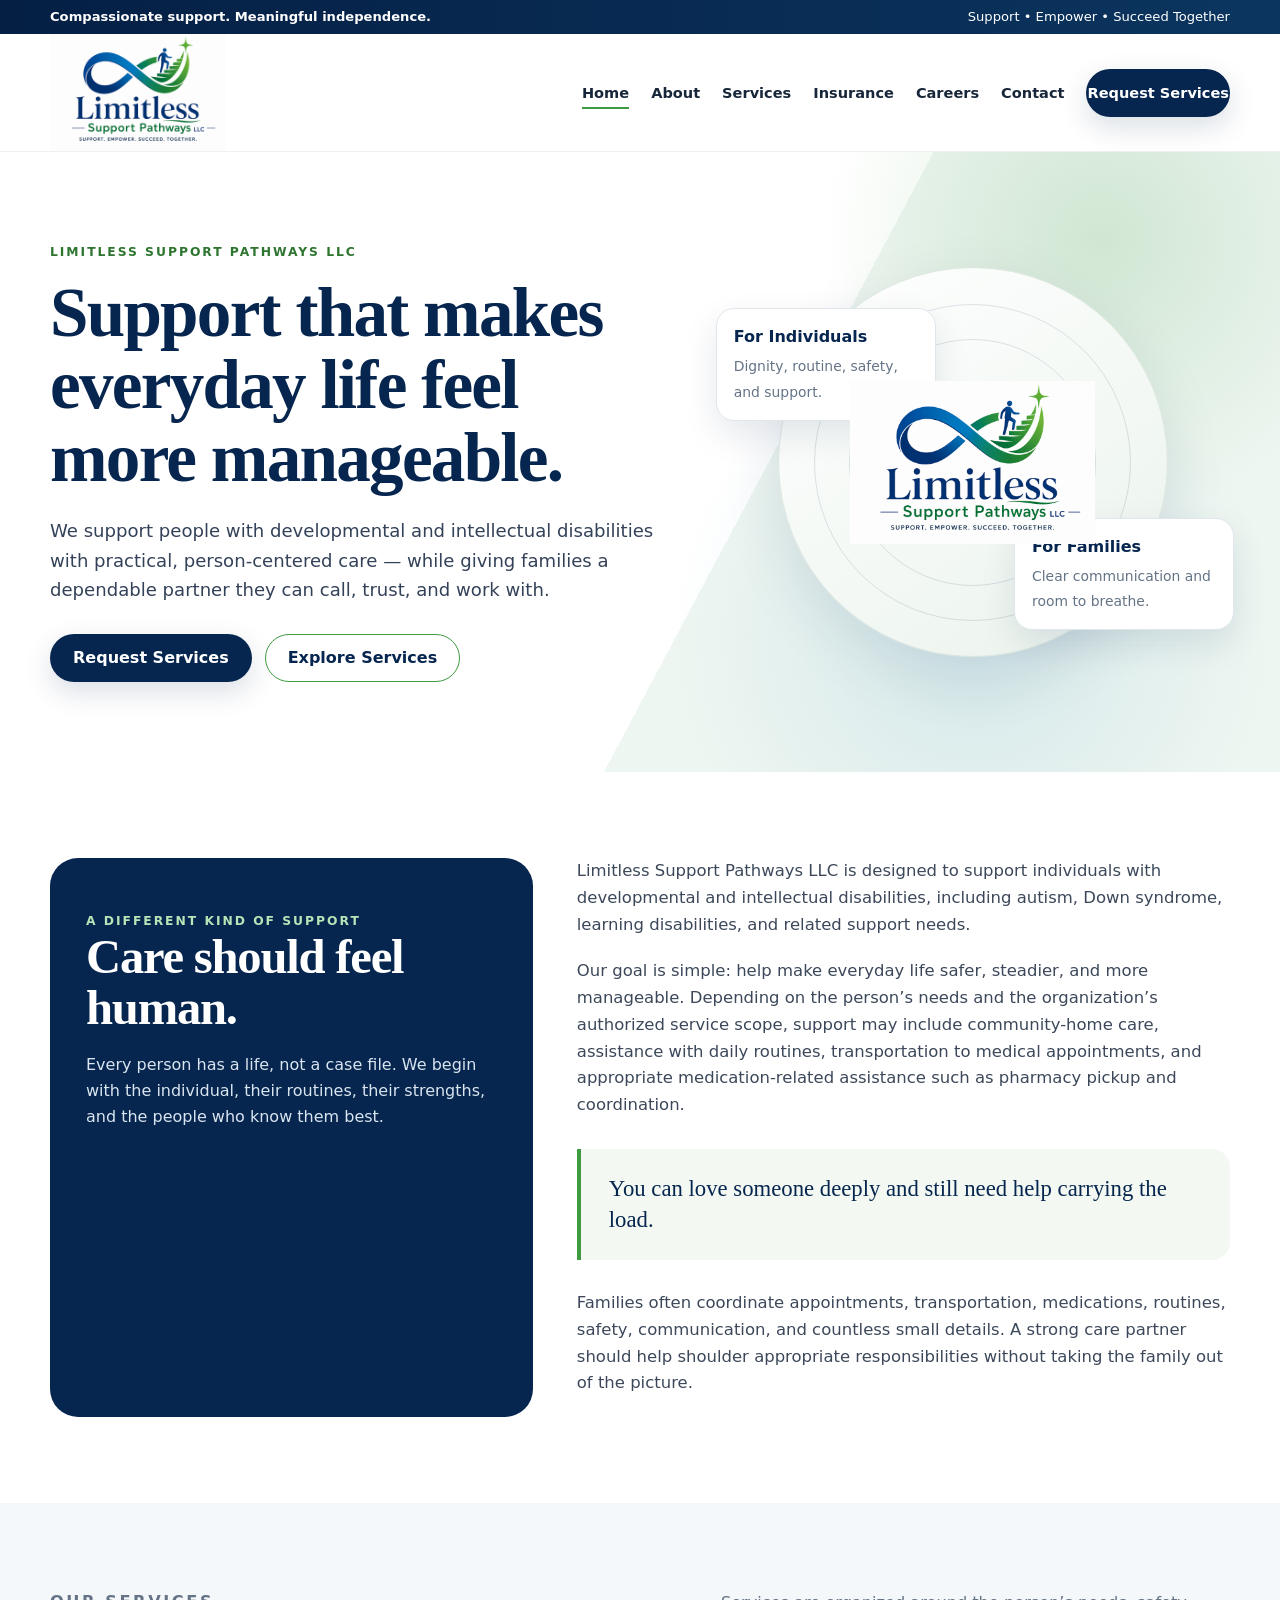
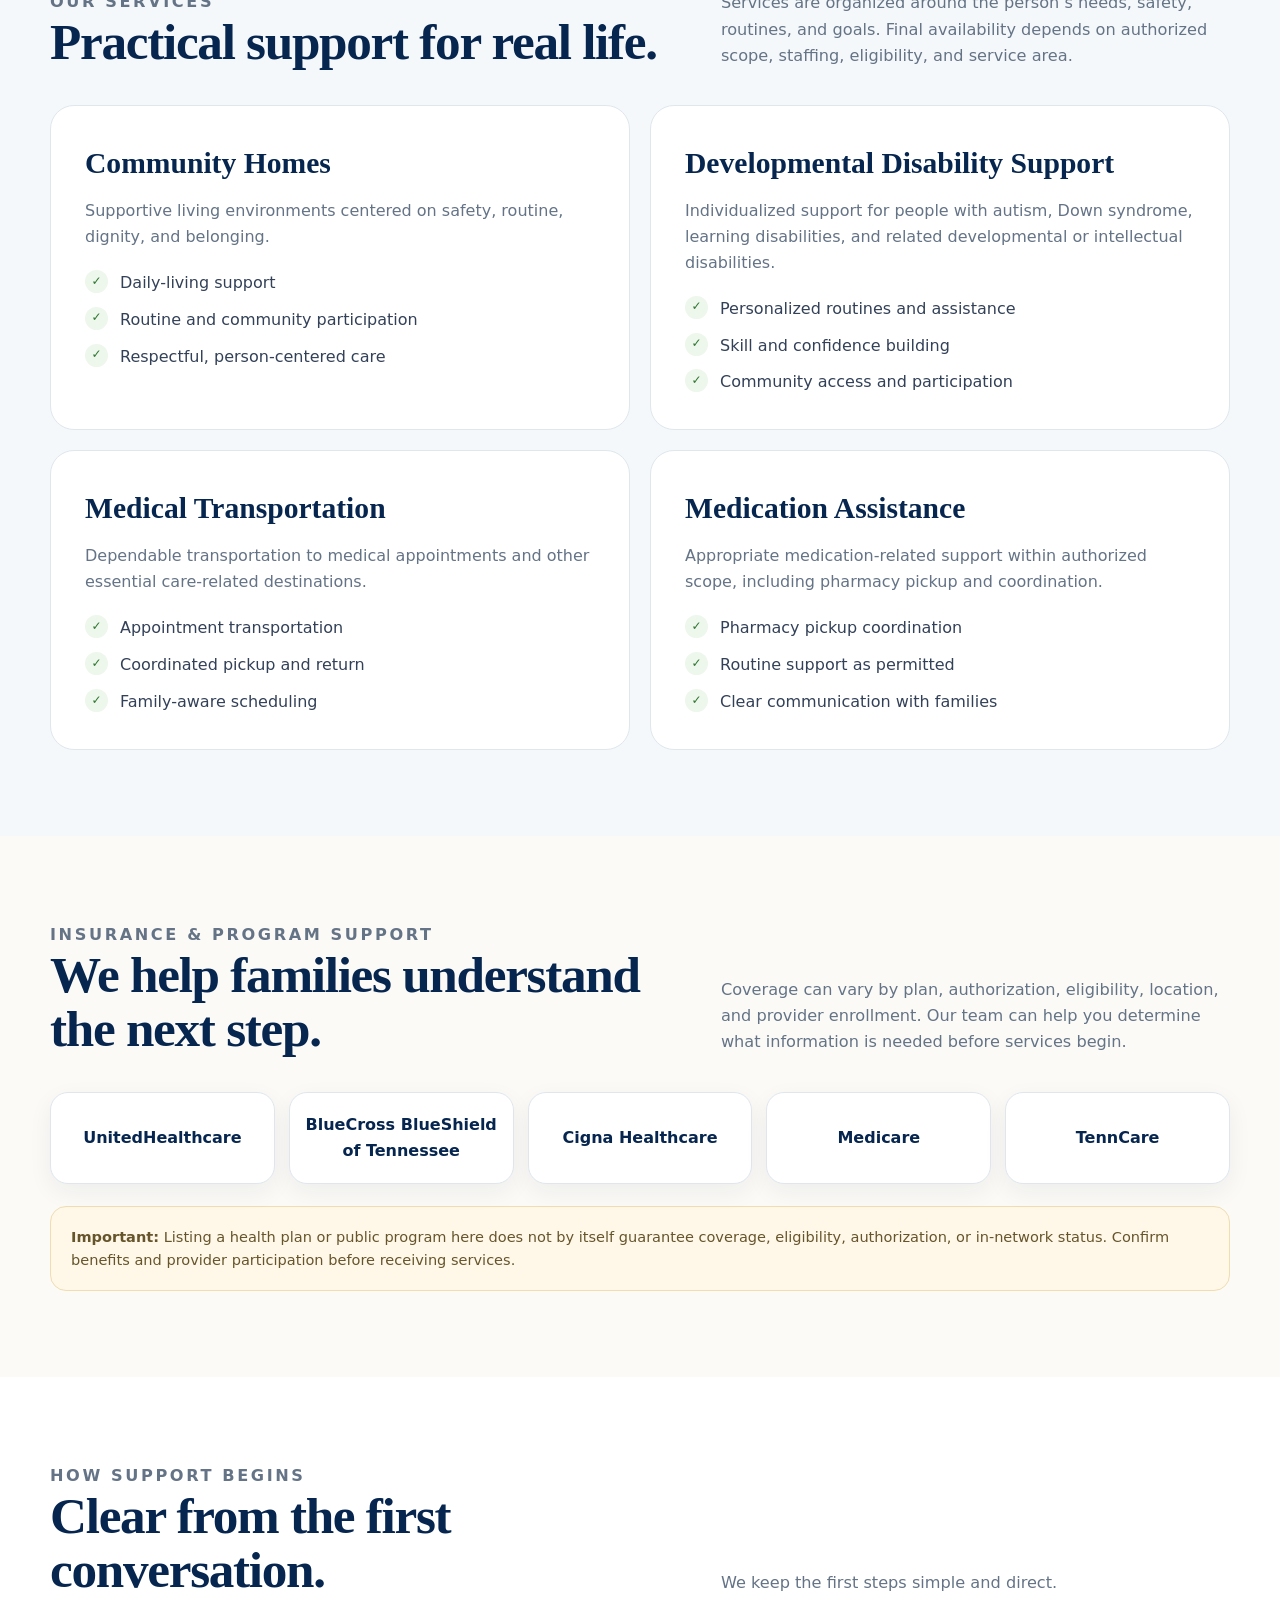
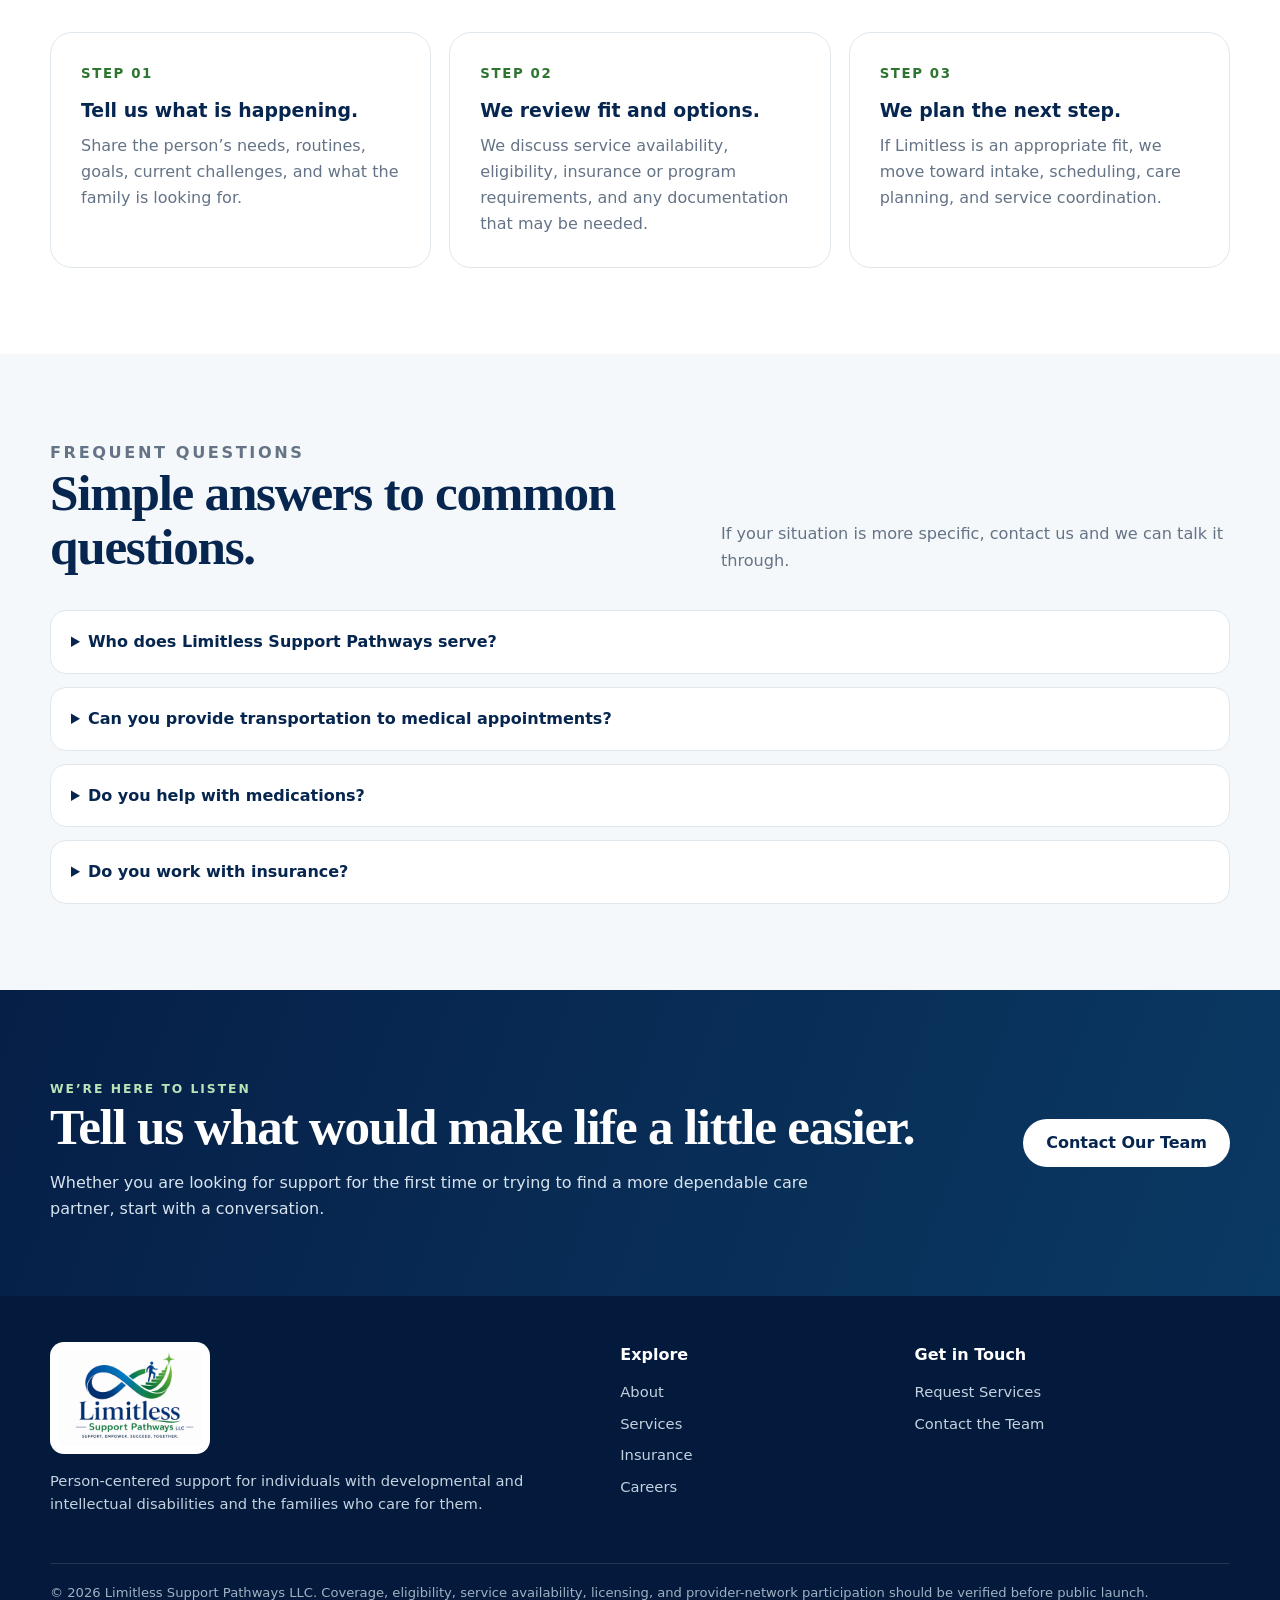
<file: index.html>
<!doctype html>
<html lang="en">
<head>
<meta charset="utf-8"><meta name="viewport" content="width=device-width,initial-scale=1">
<meta name="description" content="Limitless Support Pathways LLC provides welcoming, person-centered disability support and family-aware care.">
<title>Limitless Support Pathways LLC</title>
<link rel="stylesheet" href="assets/site.css">
</head>
<body>
<a class="skip" href="#main">Skip to main content</a>

<div class="utility"><div class="shell"><strong>Compassionate support. Meaningful independence.</strong><span>Support • Empower • Succeed Together</span></div></div>
<header class="header">
  <div class="shell nav">
    <a class="brand" href="index.html" aria-label="Limitless Support Pathways home"><img src="assets/limitless-logo.png" alt="Limitless Support Pathways LLC"></a>
    <button class="menu" aria-expanded="false" aria-controls="navlinks" aria-label="Open menu">☰</button>
    <nav class="links" id="navlinks" aria-label="Main navigation">
      <a class="active" href="index.html">Home</a>
<a  href="about.html">About</a>
<a  href="services.html">Services</a>
<a  href="insurance.html">Insurance</a>
<a  href="careers.html">Careers</a>
<a  href="contact.html">Contact</a>
      <a class="cta" href="contact.html">Request Services</a>
    </nav>
  </div>
</header>

<main id="main">
<section class="hero">
  <div class="shell hero-grid">
    <div class="hero-copy">
      <p class="eyebrow">LIMITLESS SUPPORT PATHWAYS LLC</p>
      <h1>Support that makes everyday life feel more manageable.</h1>
      <p class="hero-lead">We support people with developmental and intellectual disabilities with practical, person-centered care — while giving families a dependable partner they can call, trust, and work with.</p>
      <div class="hero-actions"><a class="btn primary" href="contact.html">Request Services</a><a class="btn secondary" href="services.html">Explore Services</a></div>
    </div>
    <div class="hero-art" aria-hidden="true">
      <div class="orbit"><img src="assets/limitless-logo.png" alt=""></div>
      <div class="float a"><strong>For Individuals</strong><span>Dignity, routine, safety, and support.</span></div>
      <div class="float b"><strong>For Families</strong><span>Clear communication and room to breathe.</span></div>
    </div>
  </div>
</section>

<section class="section" id="welcome">
  <div class="shell intro-grid">
    <aside class="note"><p class="eyebrow" style="color:#b8e4b7">A DIFFERENT KIND OF SUPPORT</p><h2>Care should feel human.</h2><p>Every person has a life, not a case file. We begin with the individual, their routines, their strengths, and the people who know them best.</p></aside>
    <div class="copy">
      <p>Limitless Support Pathways LLC is designed to support individuals with developmental and intellectual disabilities, including autism, Down syndrome, learning disabilities, and related support needs.</p>
      <p>Our goal is simple: help make everyday life safer, steadier, and more manageable. Depending on the person’s needs and the organization’s authorized service scope, support may include community-home care, assistance with daily routines, transportation to medical appointments, and appropriate medication-related assistance such as pharmacy pickup and coordination.</p>
      <div class="pull">You can love someone deeply and still need help carrying the load.</div>
      <p>Families often coordinate appointments, transportation, medications, routines, safety, communication, and countless small details. A strong care partner should help shoulder appropriate responsibilities without taking the family out of the picture.</p>
    </div>
  </div>
</section>

<section class="section soft">
  <div class="shell">
    <div class="section-head"><div><p class="eyebrow">OUR SERVICES</p><h2>Practical support for real life.</h2></div><p>Services are organized around the person’s needs, safety, routines, and goals. Final availability depends on authorized scope, staffing, eligibility, and service area.</p></div>
    <div class="service-grid">
      <article class="service"><h3>Community Homes</h3><p>Supportive living environments centered on safety, routine, dignity, and belonging.</p><ul class="list"><li><span class="check">✓</span><span>Daily-living support</span></li><li><span class="check">✓</span><span>Routine and community participation</span></li><li><span class="check">✓</span><span>Respectful, person-centered care</span></li></ul></article>
      <article class="service"><h3>Developmental Disability Support</h3><p>Individualized support for people with autism, Down syndrome, learning disabilities, and related developmental or intellectual disabilities.</p><ul class="list"><li><span class="check">✓</span><span>Personalized routines and assistance</span></li><li><span class="check">✓</span><span>Skill and confidence building</span></li><li><span class="check">✓</span><span>Community access and participation</span></li></ul></article>
      <article class="service"><h3>Medical Transportation</h3><p>Dependable transportation to medical appointments and other essential care-related destinations.</p><ul class="list"><li><span class="check">✓</span><span>Appointment transportation</span></li><li><span class="check">✓</span><span>Coordinated pickup and return</span></li><li><span class="check">✓</span><span>Family-aware scheduling</span></li></ul></article>
      <article class="service"><h3>Medication Assistance</h3><p>Appropriate medication-related support within authorized scope, including pharmacy pickup and coordination.</p><ul class="list"><li><span class="check">✓</span><span>Pharmacy pickup coordination</span></li><li><span class="check">✓</span><span>Routine support as permitted</span></li><li><span class="check">✓</span><span>Clear communication with families</span></li></ul></article>
    </div>
  </div>
</section>

<section class="section cream" id="insurance">
  <div class="shell">
    <div class="section-head"><div><p class="eyebrow">INSURANCE & PROGRAM SUPPORT</p><h2>We help families understand the next step.</h2></div><p>Coverage can vary by plan, authorization, eligibility, location, and provider enrollment. Our team can help you determine what information is needed before services begin.</p></div>
    <div class="insurers">
      <div class="insurer">UnitedHealthcare</div>
      <div class="insurer">BlueCross BlueShield of Tennessee</div>
      <div class="insurer">Cigna Healthcare</div>
      <div class="insurer">Medicare</div>
      <div class="insurer">TennCare</div>
    </div>
    <div class="disclaimer"><strong>Important:</strong> Listing a health plan or public program here does not by itself guarantee coverage, eligibility, authorization, or in-network status. Confirm benefits and provider participation before receiving services.</div>
  </div>
</section>

<section class="section">
  <div class="shell">
    <div class="section-head"><div><p class="eyebrow">HOW SUPPORT BEGINS</p><h2>Clear from the first conversation.</h2></div><p>We keep the first steps simple and direct.</p></div>
    <div class="steps">
      <article class="step"><small>STEP 01</small><h3>Tell us what is happening.</h3><p>Share the person’s needs, routines, goals, current challenges, and what the family is looking for.</p></article>
      <article class="step"><small>STEP 02</small><h3>We review fit and options.</h3><p>We discuss service availability, eligibility, insurance or program requirements, and any documentation that may be needed.</p></article>
      <article class="step"><small>STEP 03</small><h3>We plan the next step.</h3><p>If Limitless is an appropriate fit, we move toward intake, scheduling, care planning, and service coordination.</p></article>
    </div>
  </div>
</section>

<section class="section soft">
  <div class="shell">
    <div class="section-head"><div><p class="eyebrow">FREQUENT QUESTIONS</p><h2>Simple answers to common questions.</h2></div><p>If your situation is more specific, contact us and we can talk it through.</p></div>
    <div class="faq">
      <details><summary>Who does Limitless Support Pathways serve?</summary><p>The website is designed around support for people with developmental and intellectual disabilities, including autism, Down syndrome, learning disabilities, and related needs. Exact eligibility should be confirmed during intake.</p></details>
      <details><summary>Can you provide transportation to medical appointments?</summary><p>Medical transportation is one of the service areas presented in this concept. Availability, geography, scheduling, and any payer authorization requirements should be confirmed before service begins.</p></details>
      <details><summary>Do you help with medications?</summary><p>The site describes limited medication-related assistance such as pharmacy pickup and coordination. Any administration, handling, or clinical medication service must remain within the organization’s legal, licensed, and authorized scope.</p></details>
      <details><summary>Do you work with insurance?</summary><p>The site identifies UnitedHealthcare, BlueCross BlueShield of Tennessee, Cigna Healthcare, Medicare, and TennCare as plans or programs families may ask about. Coverage, network participation, authorization, and eligibility must be verified.</p></details>
    </div>
  </div>
</section>

<section class="cta-band"><div class="shell cta-grid"><div><p class="eyebrow" style="color:#b9e4b7">WE’RE HERE TO LISTEN</p><h2>Tell us what would make life a little easier.</h2><p>Whether you are looking for support for the first time or trying to find a more dependable care partner, start with a conversation.</p></div><a class="btn" href="contact.html">Contact Our Team</a></div></section>
</main>

<footer class="footer">
  <div class="shell">
    <div class="footer-grid">
      <div>
        <img class="footer-brand" src="assets/limitless-logo.png" alt="Limitless Support Pathways LLC">
        <p>Person-centered support for individuals with developmental and intellectual disabilities and the families who care for them.</p>
      </div>
      <div><h4>Explore</h4><div class="footer-links">
        <a href="about.html">About</a><a href="services.html">Services</a><a href="insurance.html">Insurance</a><a href="careers.html">Careers</a>
      </div></div>
      <div><h4>Get in Touch</h4><div class="footer-links">
        <a href="contact.html">Request Services</a><a href="contact.html">Contact the Team</a>
      </div></div>
    </div>
    <div class="footer-bottom">© 2026 Limitless Support Pathways LLC. Coverage, eligibility, service availability, licensing, and provider-network participation should be verified before public launch.</div>
  </div>
</footer>

<script src="assets/site.js"></script>
</body></html>
</file>
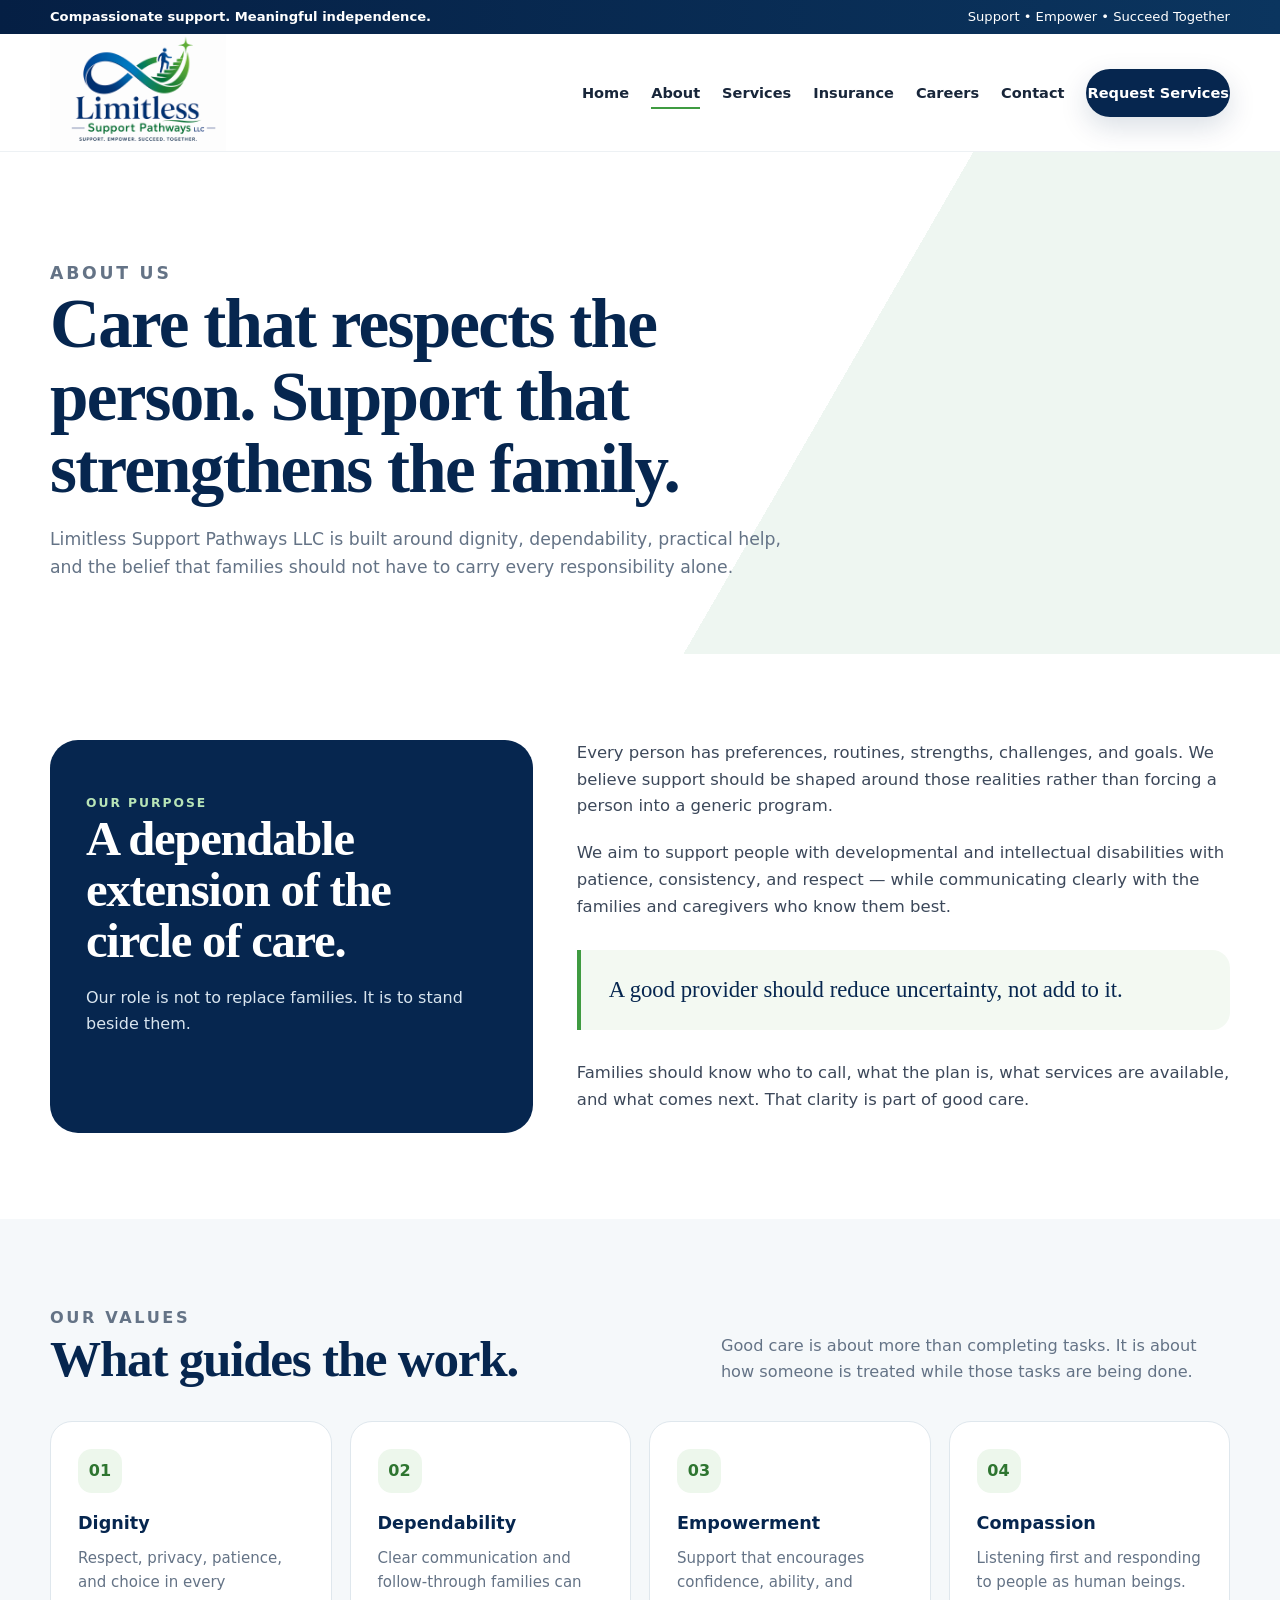
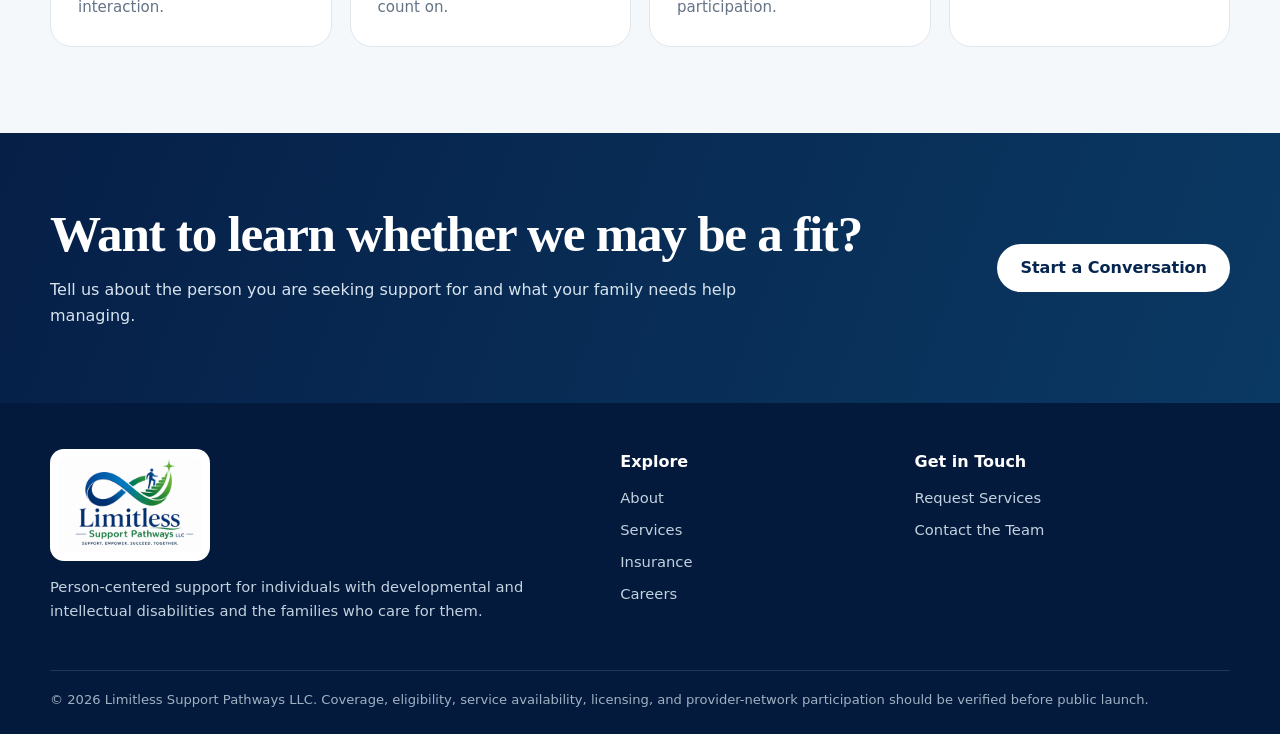
<file: about.html>
<!doctype html>
<html lang="en">
<head>
<meta charset="utf-8"><meta name="viewport" content="width=device-width,initial-scale=1">
<meta name="description" content="Learn about the values and purpose behind Limitless Support Pathways LLC.">
<title>About | Limitless Support Pathways LLC</title>
<link rel="stylesheet" href="assets/site.css">
</head>
<body>
<a class="skip" href="#main">Skip to main content</a>

<div class="utility"><div class="shell"><strong>Compassionate support. Meaningful independence.</strong><span>Support • Empower • Succeed Together</span></div></div>
<header class="header">
  <div class="shell nav">
    <a class="brand" href="index.html" aria-label="Limitless Support Pathways home"><img src="assets/limitless-logo.png" alt="Limitless Support Pathways LLC"></a>
    <button class="menu" aria-expanded="false" aria-controls="navlinks" aria-label="Open menu">☰</button>
    <nav class="links" id="navlinks" aria-label="Main navigation">
      <a  href="index.html">Home</a>
<a class="active" href="about.html">About</a>
<a  href="services.html">Services</a>
<a  href="insurance.html">Insurance</a>
<a  href="careers.html">Careers</a>
<a  href="contact.html">Contact</a>
      <a class="cta" href="contact.html">Request Services</a>
    </nav>
  </div>
</header>

<main id="main">
<section class="page-hero"><div class="shell"><p class="eyebrow">ABOUT US</p><h1>Care that respects the person. Support that strengthens the family.</h1><p>Limitless Support Pathways LLC is built around dignity, dependability, practical help, and the belief that families should not have to carry every responsibility alone.</p></div></section>
<section class="section"><div class="shell intro-grid"><aside class="note"><p class="eyebrow" style="color:#b8e4b7">OUR PURPOSE</p><h2>A dependable extension of the circle of care.</h2><p>Our role is not to replace families. It is to stand beside them.</p></aside><div class="copy"><p>Every person has preferences, routines, strengths, challenges, and goals. We believe support should be shaped around those realities rather than forcing a person into a generic program.</p><p>We aim to support people with developmental and intellectual disabilities with patience, consistency, and respect — while communicating clearly with the families and caregivers who know them best.</p><div class="pull">A good provider should reduce uncertainty, not add to it.</div><p>Families should know who to call, what the plan is, what services are available, and what comes next. That clarity is part of good care.</p></div></div></section>
<section class="section soft"><div class="shell"><div class="section-head"><div><p class="eyebrow">OUR VALUES</p><h2>What guides the work.</h2></div><p>Good care is about more than completing tasks. It is about how someone is treated while those tasks are being done.</p></div><div class="cards"><article class="card"><div class="icon">01</div><h3>Dignity</h3><p>Respect, privacy, patience, and choice in every interaction.</p></article><article class="card"><div class="icon">02</div><h3>Dependability</h3><p>Clear communication and follow-through families can count on.</p></article><article class="card"><div class="icon">03</div><h3>Empowerment</h3><p>Support that encourages confidence, ability, and participation.</p></article><article class="card"><div class="icon">04</div><h3>Compassion</h3><p>Listening first and responding to people as human beings.</p></article></div></div></section>
<section class="cta-band"><div class="shell cta-grid"><div><h2>Want to learn whether we may be a fit?</h2><p>Tell us about the person you are seeking support for and what your family needs help managing.</p></div><a class="btn" href="contact.html">Start a Conversation</a></div></section>
</main>

<footer class="footer">
  <div class="shell">
    <div class="footer-grid">
      <div>
        <img class="footer-brand" src="assets/limitless-logo.png" alt="Limitless Support Pathways LLC">
        <p>Person-centered support for individuals with developmental and intellectual disabilities and the families who care for them.</p>
      </div>
      <div><h4>Explore</h4><div class="footer-links">
        <a href="about.html">About</a><a href="services.html">Services</a><a href="insurance.html">Insurance</a><a href="careers.html">Careers</a>
      </div></div>
      <div><h4>Get in Touch</h4><div class="footer-links">
        <a href="contact.html">Request Services</a><a href="contact.html">Contact the Team</a>
      </div></div>
    </div>
    <div class="footer-bottom">© 2026 Limitless Support Pathways LLC. Coverage, eligibility, service availability, licensing, and provider-network participation should be verified before public launch.</div>
  </div>
</footer>

<script src="assets/site.js"></script>
</body></html>
</file>
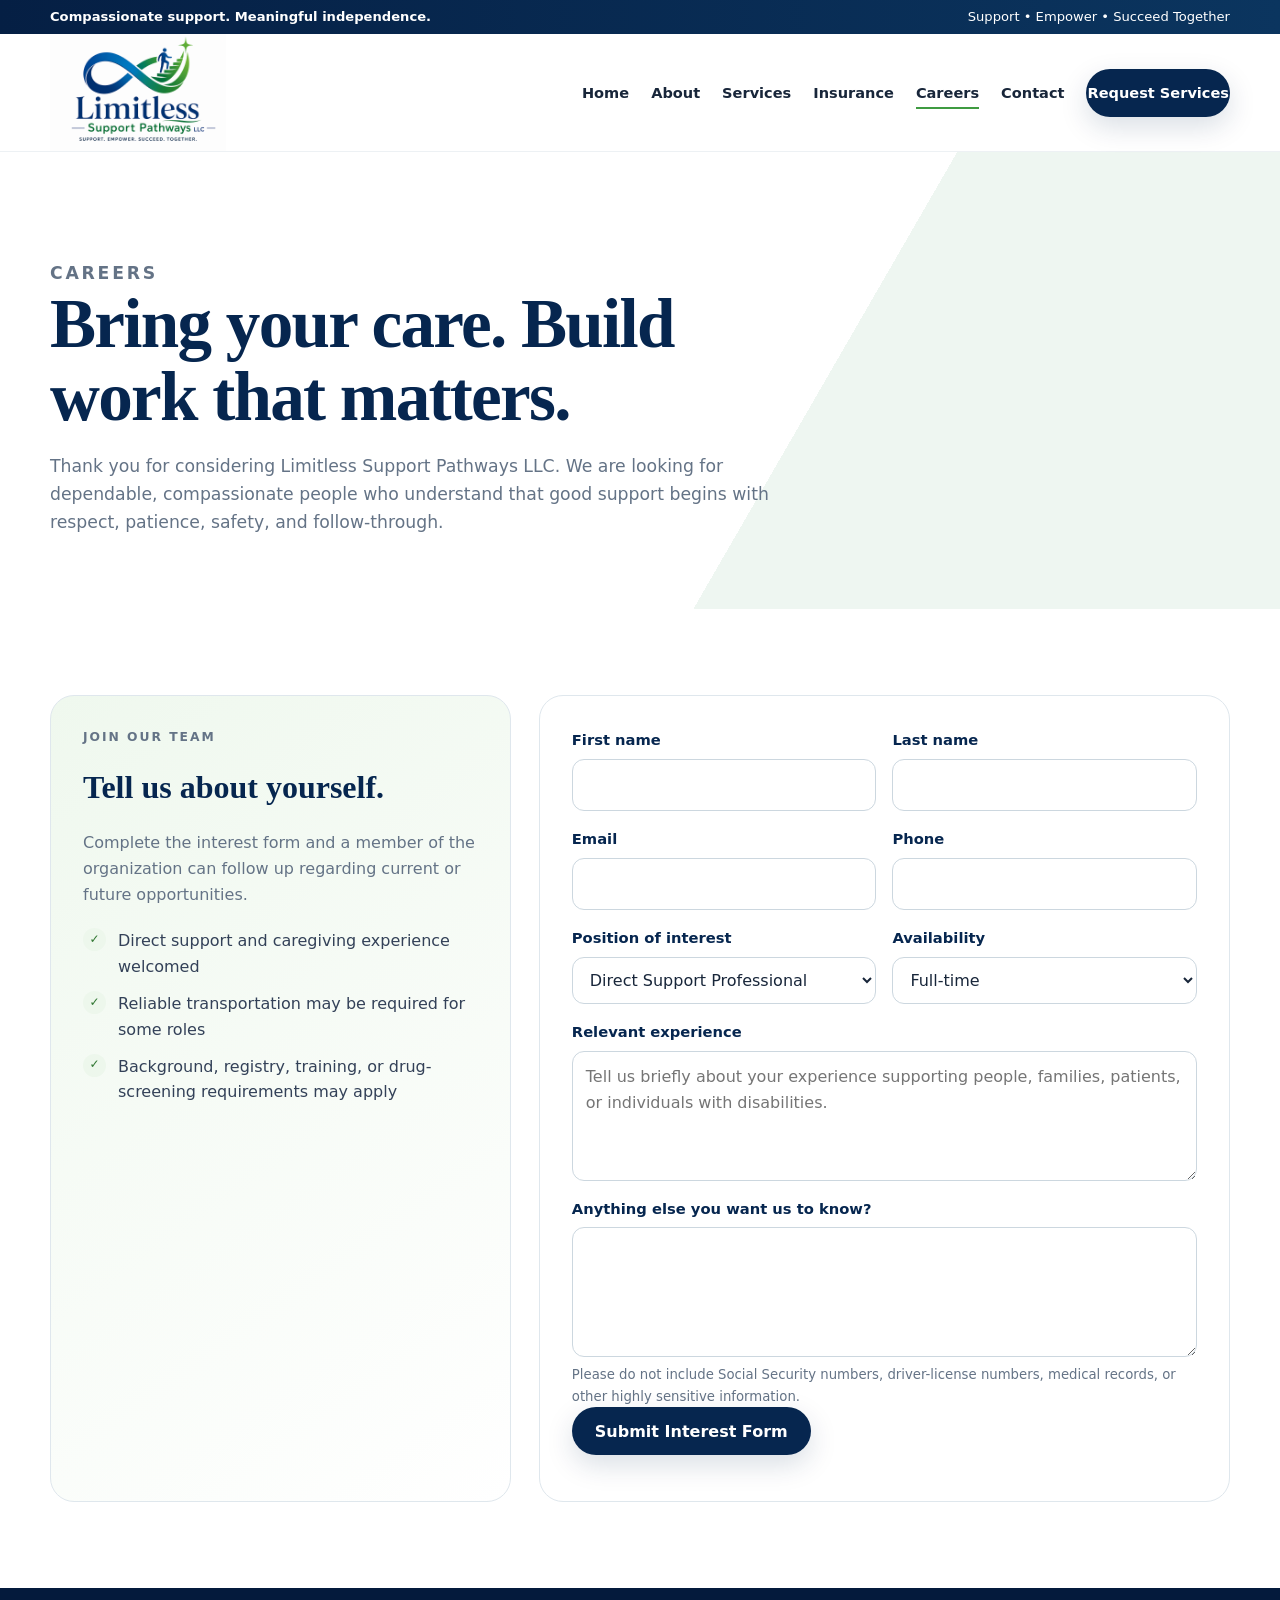
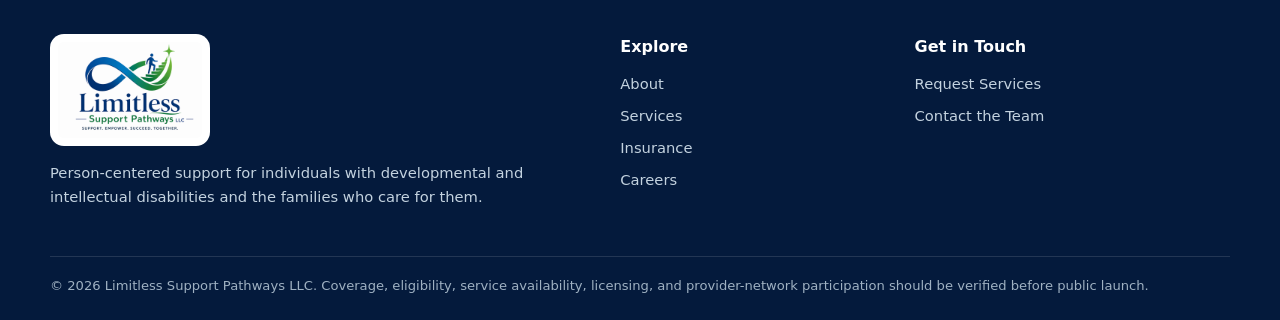
<file: careers.html>
<!doctype html>
<html lang="en">
<head>
<meta charset="utf-8"><meta name="viewport" content="width=device-width,initial-scale=1">
<meta name="description" content="Explore careers and submit an employment interest form for Limitless Support Pathways LLC.">
<title>Careers | Limitless Support Pathways LLC</title>
<link rel="stylesheet" href="assets/site.css">
</head>
<body>
<a class="skip" href="#main">Skip to main content</a>

<div class="utility"><div class="shell"><strong>Compassionate support. Meaningful independence.</strong><span>Support • Empower • Succeed Together</span></div></div>
<header class="header">
  <div class="shell nav">
    <a class="brand" href="index.html" aria-label="Limitless Support Pathways home"><img src="assets/limitless-logo.png" alt="Limitless Support Pathways LLC"></a>
    <button class="menu" aria-expanded="false" aria-controls="navlinks" aria-label="Open menu">☰</button>
    <nav class="links" id="navlinks" aria-label="Main navigation">
      <a  href="index.html">Home</a>
<a  href="about.html">About</a>
<a  href="services.html">Services</a>
<a  href="insurance.html">Insurance</a>
<a class="active" href="careers.html">Careers</a>
<a  href="contact.html">Contact</a>
      <a class="cta" href="contact.html">Request Services</a>
    </nav>
  </div>
</header>

<main id="main">
<section class="page-hero"><div class="shell"><p class="eyebrow">CAREERS</p><h1>Bring your care. Build work that matters.</h1><p>Thank you for considering Limitless Support Pathways LLC. We are looking for dependable, compassionate people who understand that good support begins with respect, patience, safety, and follow-through.</p></div></section>
<section class="section"><div class="shell form-wrap"><div class="form-info"><p class="eyebrow">JOIN OUR TEAM</p><h3>Tell us about yourself.</h3><p>Complete the interest form and a member of the organization can follow up regarding current or future opportunities.</p><ul class="list"><li><span class="check">✓</span><span>Direct support and caregiving experience welcomed</span></li><li><span class="check">✓</span><span>Reliable transportation may be required for some roles</span></li><li><span class="check">✓</span><span>Background, registry, training, or drug-screening requirements may apply</span></li></ul></div><form class="form" data-prototype><div class="fields"><div class="field"><label>First name</label><input required></div><div class="field"><label>Last name</label><input required></div><div class="field"><label>Email</label><input type="email" required></div><div class="field"><label>Phone</label><input type="tel" required></div><div class="field"><label>Position of interest</label><select><option>Direct Support Professional</option><option>Caregiver / Support Staff</option><option>Transportation Support</option><option>Other</option></select></div><div class="field"><label>Availability</label><select><option>Full-time</option><option>Part-time</option><option>PRN / As needed</option><option>Open to options</option></select></div><div class="field full"><label>Relevant experience</label><textarea placeholder="Tell us briefly about your experience supporting people, families, patients, or individuals with disabilities."></textarea></div><div class="field full"><label>Anything else you want us to know?</label><textarea></textarea><span class="help">Please do not include Social Security numbers, driver-license numbers, medical records, or other highly sensitive information.</span></div></div><button class="btn primary" type="submit">Submit Interest Form</button><div class="form-status" role="status"></div></form></div></section>
</main>

<footer class="footer">
  <div class="shell">
    <div class="footer-grid">
      <div>
        <img class="footer-brand" src="assets/limitless-logo.png" alt="Limitless Support Pathways LLC">
        <p>Person-centered support for individuals with developmental and intellectual disabilities and the families who care for them.</p>
      </div>
      <div><h4>Explore</h4><div class="footer-links">
        <a href="about.html">About</a><a href="services.html">Services</a><a href="insurance.html">Insurance</a><a href="careers.html">Careers</a>
      </div></div>
      <div><h4>Get in Touch</h4><div class="footer-links">
        <a href="contact.html">Request Services</a><a href="contact.html">Contact the Team</a>
      </div></div>
    </div>
    <div class="footer-bottom">© 2026 Limitless Support Pathways LLC. Coverage, eligibility, service availability, licensing, and provider-network participation should be verified before public launch.</div>
  </div>
</footer>

<script src="assets/site.js"></script>
</body></html>
</file>
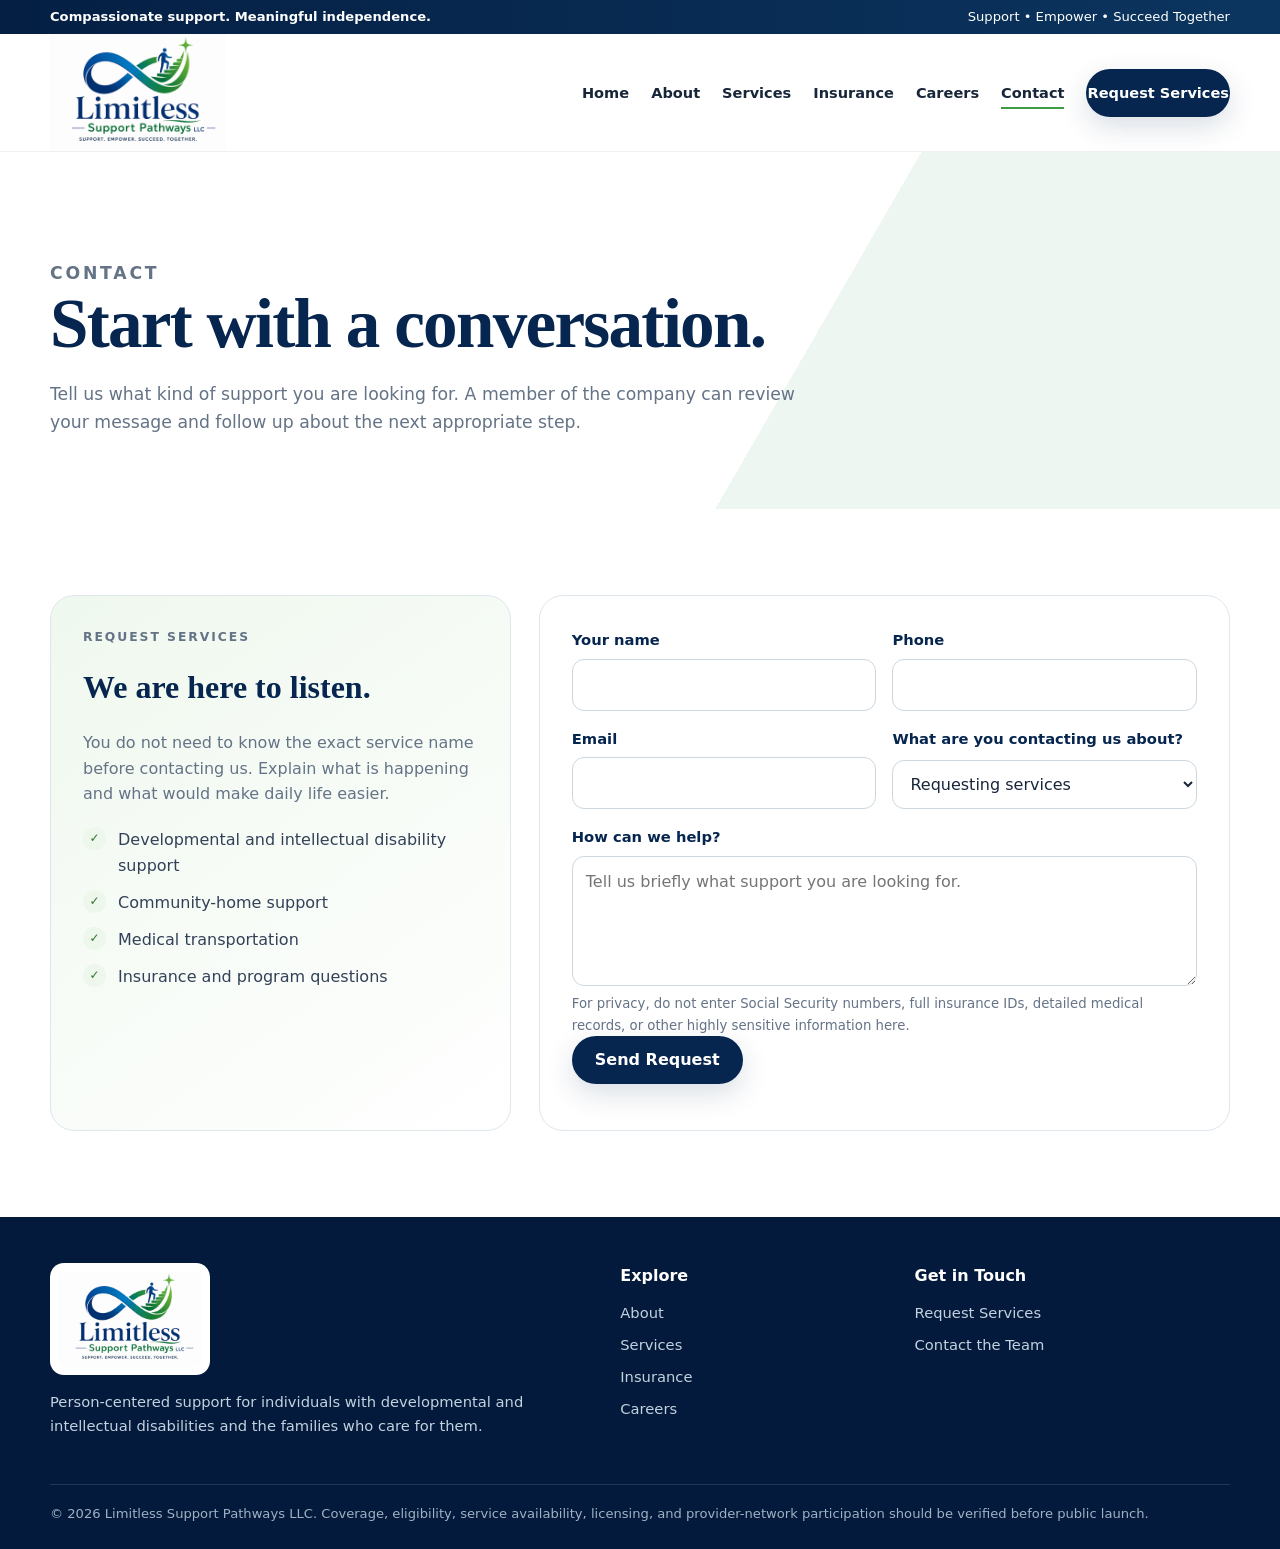
<file: contact.html>
<!doctype html>
<html lang="en">
<head>
<meta charset="utf-8"><meta name="viewport" content="width=device-width,initial-scale=1">
<meta name="description" content="Contact Limitless Support Pathways LLC to ask questions or request services.">
<title>Contact | Limitless Support Pathways LLC</title>
<link rel="stylesheet" href="assets/site.css">
</head>
<body>
<a class="skip" href="#main">Skip to main content</a>

<div class="utility"><div class="shell"><strong>Compassionate support. Meaningful independence.</strong><span>Support • Empower • Succeed Together</span></div></div>
<header class="header">
  <div class="shell nav">
    <a class="brand" href="index.html" aria-label="Limitless Support Pathways home"><img src="assets/limitless-logo.png" alt="Limitless Support Pathways LLC"></a>
    <button class="menu" aria-expanded="false" aria-controls="navlinks" aria-label="Open menu">☰</button>
    <nav class="links" id="navlinks" aria-label="Main navigation">
      <a  href="index.html">Home</a>
<a  href="about.html">About</a>
<a  href="services.html">Services</a>
<a  href="insurance.html">Insurance</a>
<a  href="careers.html">Careers</a>
<a class="active" href="contact.html">Contact</a>
      <a class="cta" href="contact.html">Request Services</a>
    </nav>
  </div>
</header>

<main id="main">
<section class="page-hero"><div class="shell"><p class="eyebrow">CONTACT</p><h1>Start with a conversation.</h1><p>Tell us what kind of support you are looking for. A member of the company can review your message and follow up about the next appropriate step.</p></div></section>
<section class="section"><div class="shell form-wrap"><div class="form-info"><p class="eyebrow">REQUEST SERVICES</p><h3>We are here to listen.</h3><p>You do not need to know the exact service name before contacting us. Explain what is happening and what would make daily life easier.</p><ul class="list"><li><span class="check">✓</span><span>Developmental and intellectual disability support</span></li><li><span class="check">✓</span><span>Community-home support</span></li><li><span class="check">✓</span><span>Medical transportation</span></li><li><span class="check">✓</span><span>Insurance and program questions</span></li></ul></div><form class="form" data-prototype><div class="fields"><div class="field"><label>Your name</label><input required></div><div class="field"><label>Phone</label><input type="tel" required></div><div class="field"><label>Email</label><input type="email" required></div><div class="field"><label>What are you contacting us about?</label><select><option>Requesting services</option><option>Community homes</option><option>Developmental disability support</option><option>Medical transportation</option><option>Medication assistance</option><option>Insurance / coverage</option><option>General question</option></select></div><div class="field full"><label>How can we help?</label><textarea required placeholder="Tell us briefly what support you are looking for."></textarea><span class="help">For privacy, do not enter Social Security numbers, full insurance IDs, detailed medical records, or other highly sensitive information here.</span></div></div><button class="btn primary" type="submit">Send Request</button><div class="form-status" role="status"></div></form></div></section>
</main>

<footer class="footer">
  <div class="shell">
    <div class="footer-grid">
      <div>
        <img class="footer-brand" src="assets/limitless-logo.png" alt="Limitless Support Pathways LLC">
        <p>Person-centered support for individuals with developmental and intellectual disabilities and the families who care for them.</p>
      </div>
      <div><h4>Explore</h4><div class="footer-links">
        <a href="about.html">About</a><a href="services.html">Services</a><a href="insurance.html">Insurance</a><a href="careers.html">Careers</a>
      </div></div>
      <div><h4>Get in Touch</h4><div class="footer-links">
        <a href="contact.html">Request Services</a><a href="contact.html">Contact the Team</a>
      </div></div>
    </div>
    <div class="footer-bottom">© 2026 Limitless Support Pathways LLC. Coverage, eligibility, service availability, licensing, and provider-network participation should be verified before public launch.</div>
  </div>
</footer>

<script src="assets/site.js"></script>
</body></html>
</file>
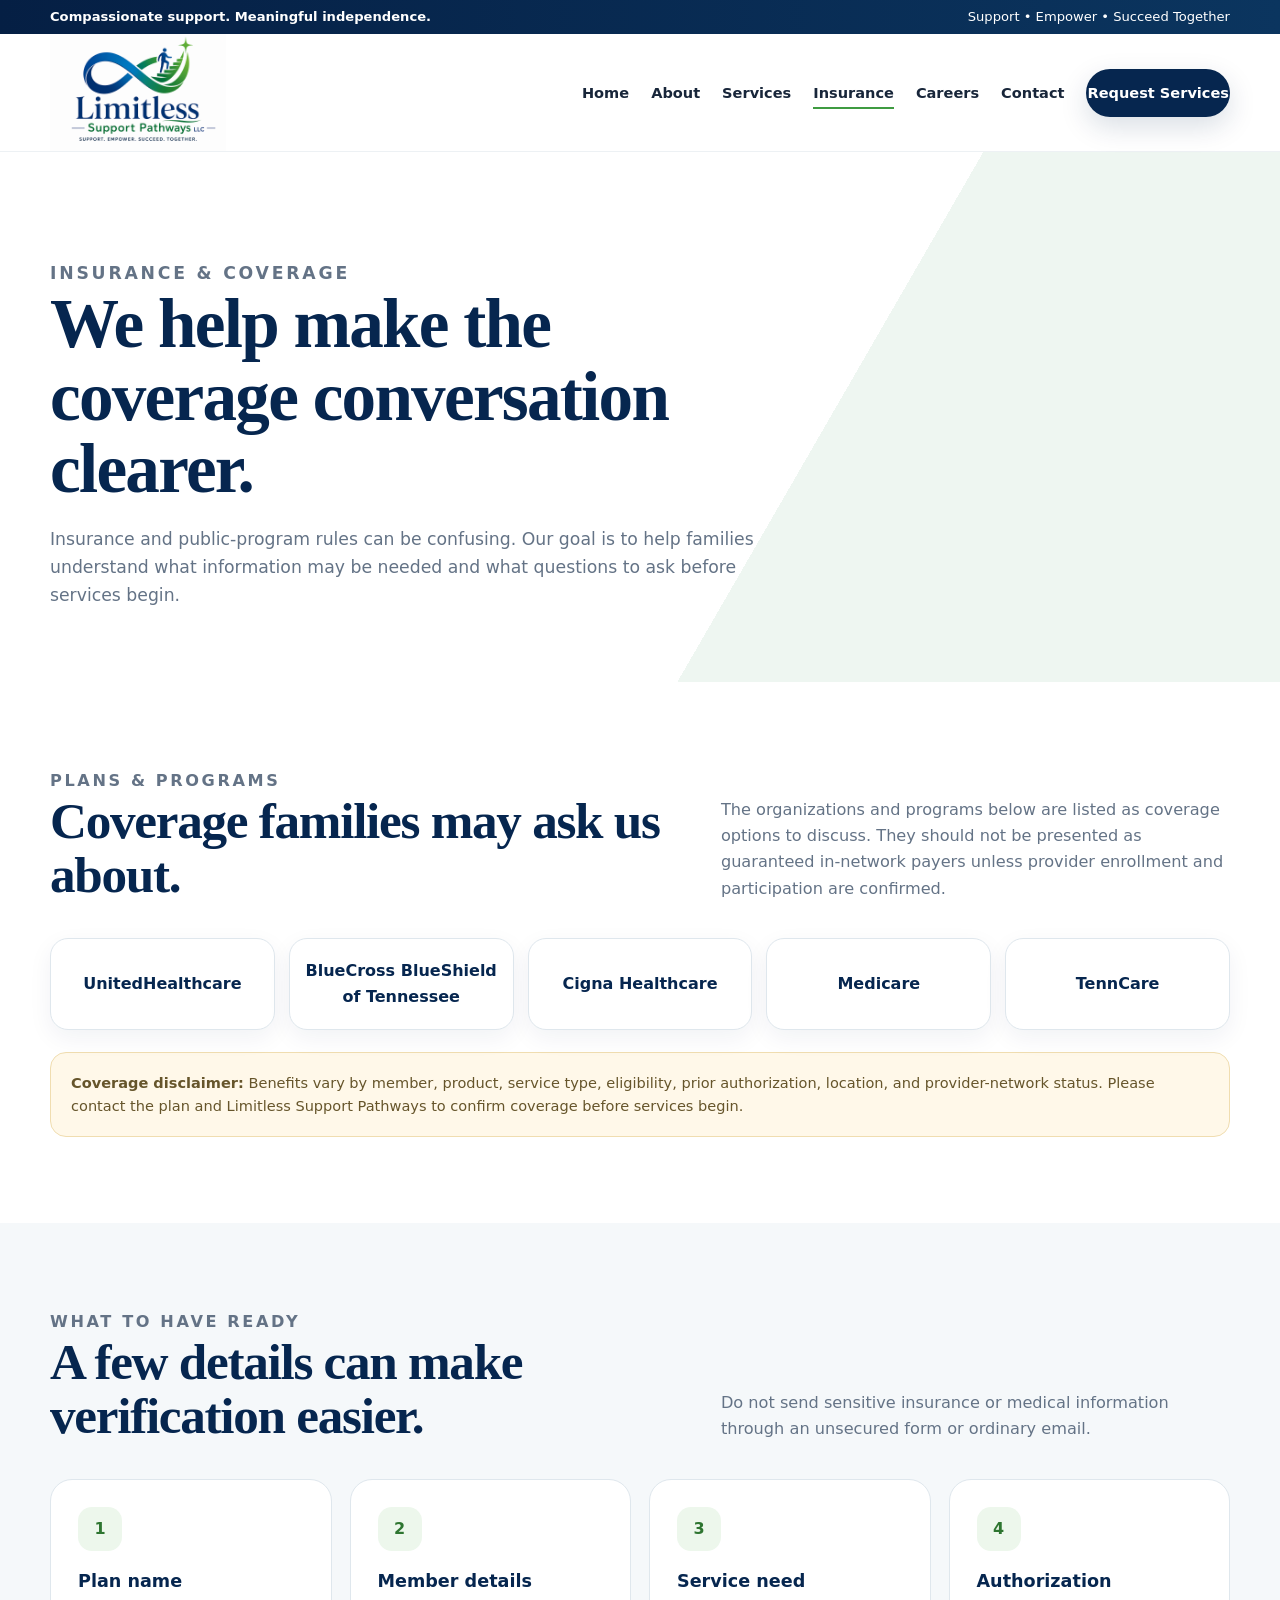
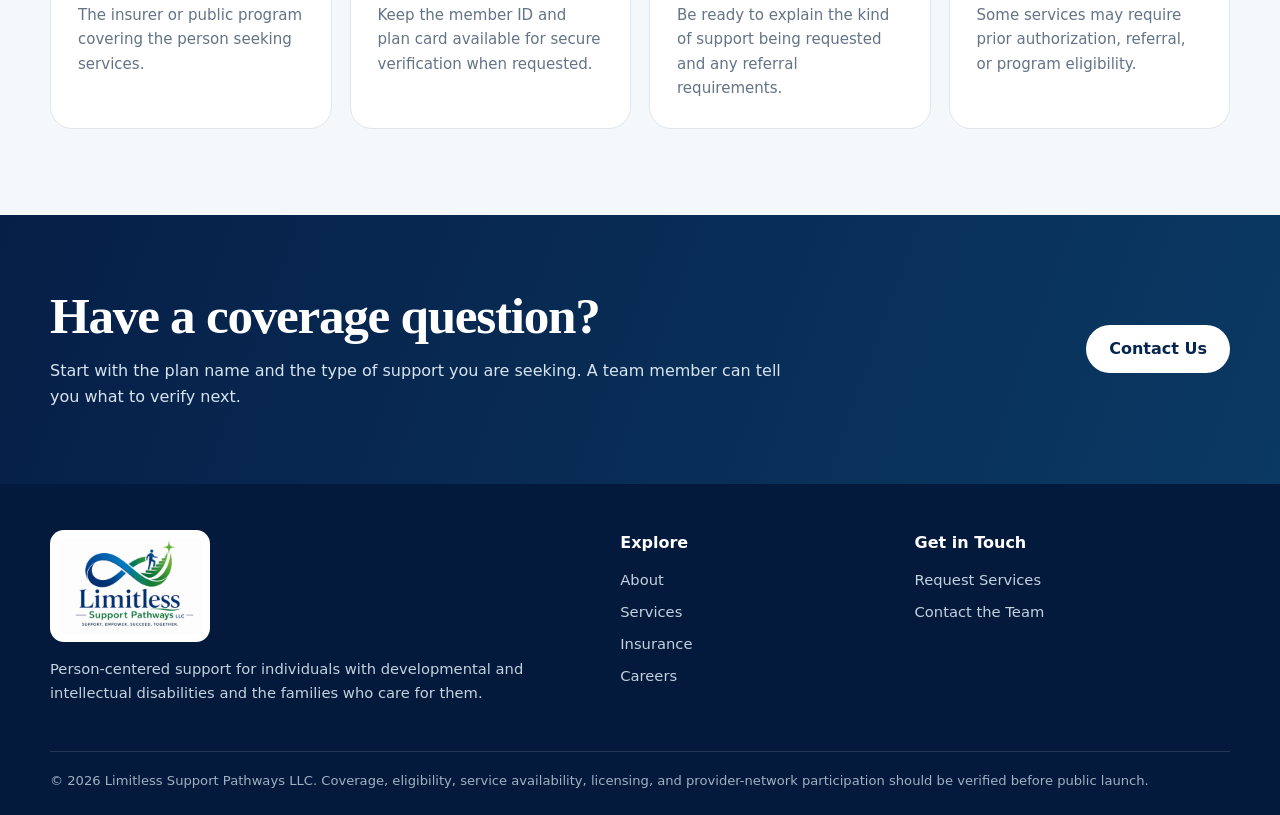
<file: insurance.html>
<!doctype html>
<html lang="en">
<head>
<meta charset="utf-8"><meta name="viewport" content="width=device-width,initial-scale=1">
<meta name="description" content="Insurance and public-program coverage information for Limitless Support Pathways LLC.">
<title>Insurance | Limitless Support Pathways LLC</title>
<link rel="stylesheet" href="assets/site.css">
</head>
<body>
<a class="skip" href="#main">Skip to main content</a>

<div class="utility"><div class="shell"><strong>Compassionate support. Meaningful independence.</strong><span>Support • Empower • Succeed Together</span></div></div>
<header class="header">
  <div class="shell nav">
    <a class="brand" href="index.html" aria-label="Limitless Support Pathways home"><img src="assets/limitless-logo.png" alt="Limitless Support Pathways LLC"></a>
    <button class="menu" aria-expanded="false" aria-controls="navlinks" aria-label="Open menu">☰</button>
    <nav class="links" id="navlinks" aria-label="Main navigation">
      <a  href="index.html">Home</a>
<a  href="about.html">About</a>
<a  href="services.html">Services</a>
<a class="active" href="insurance.html">Insurance</a>
<a  href="careers.html">Careers</a>
<a  href="contact.html">Contact</a>
      <a class="cta" href="contact.html">Request Services</a>
    </nav>
  </div>
</header>

<main id="main">
<section class="page-hero"><div class="shell"><p class="eyebrow">INSURANCE & COVERAGE</p><h1>We help make the coverage conversation clearer.</h1><p>Insurance and public-program rules can be confusing. Our goal is to help families understand what information may be needed and what questions to ask before services begin.</p></div></section>
<section class="section"><div class="shell"><div class="section-head"><div><p class="eyebrow">PLANS & PROGRAMS</p><h2>Coverage families may ask us about.</h2></div><p>The organizations and programs below are listed as coverage options to discuss. They should not be presented as guaranteed in-network payers unless provider enrollment and participation are confirmed.</p></div><div class="insurers"><div class="insurer">UnitedHealthcare</div><div class="insurer">BlueCross BlueShield of Tennessee</div><div class="insurer">Cigna Healthcare</div><div class="insurer">Medicare</div><div class="insurer">TennCare</div></div><div class="disclaimer"><strong>Coverage disclaimer:</strong> Benefits vary by member, product, service type, eligibility, prior authorization, location, and provider-network status. Please contact the plan and Limitless Support Pathways to confirm coverage before services begin.</div></div></section>
<section class="section soft"><div class="shell"><div class="section-head"><div><p class="eyebrow">WHAT TO HAVE READY</p><h2>A few details can make verification easier.</h2></div><p>Do not send sensitive insurance or medical information through an unsecured form or ordinary email.</p></div><div class="cards"><article class="card"><div class="icon">1</div><h3>Plan name</h3><p>The insurer or public program covering the person seeking services.</p></article><article class="card"><div class="icon">2</div><h3>Member details</h3><p>Keep the member ID and plan card available for secure verification when requested.</p></article><article class="card"><div class="icon">3</div><h3>Service need</h3><p>Be ready to explain the kind of support being requested and any referral requirements.</p></article><article class="card"><div class="icon">4</div><h3>Authorization</h3><p>Some services may require prior authorization, referral, or program eligibility.</p></article></div></div></section>
<section class="cta-band"><div class="shell cta-grid"><div><h2>Have a coverage question?</h2><p>Start with the plan name and the type of support you are seeking. A team member can tell you what to verify next.</p></div><a class="btn" href="contact.html">Contact Us</a></div></section>
</main>

<footer class="footer">
  <div class="shell">
    <div class="footer-grid">
      <div>
        <img class="footer-brand" src="assets/limitless-logo.png" alt="Limitless Support Pathways LLC">
        <p>Person-centered support for individuals with developmental and intellectual disabilities and the families who care for them.</p>
      </div>
      <div><h4>Explore</h4><div class="footer-links">
        <a href="about.html">About</a><a href="services.html">Services</a><a href="insurance.html">Insurance</a><a href="careers.html">Careers</a>
      </div></div>
      <div><h4>Get in Touch</h4><div class="footer-links">
        <a href="contact.html">Request Services</a><a href="contact.html">Contact the Team</a>
      </div></div>
    </div>
    <div class="footer-bottom">© 2026 Limitless Support Pathways LLC. Coverage, eligibility, service availability, licensing, and provider-network participation should be verified before public launch.</div>
  </div>
</footer>

<script src="assets/site.js"></script>
</body></html>
</file>
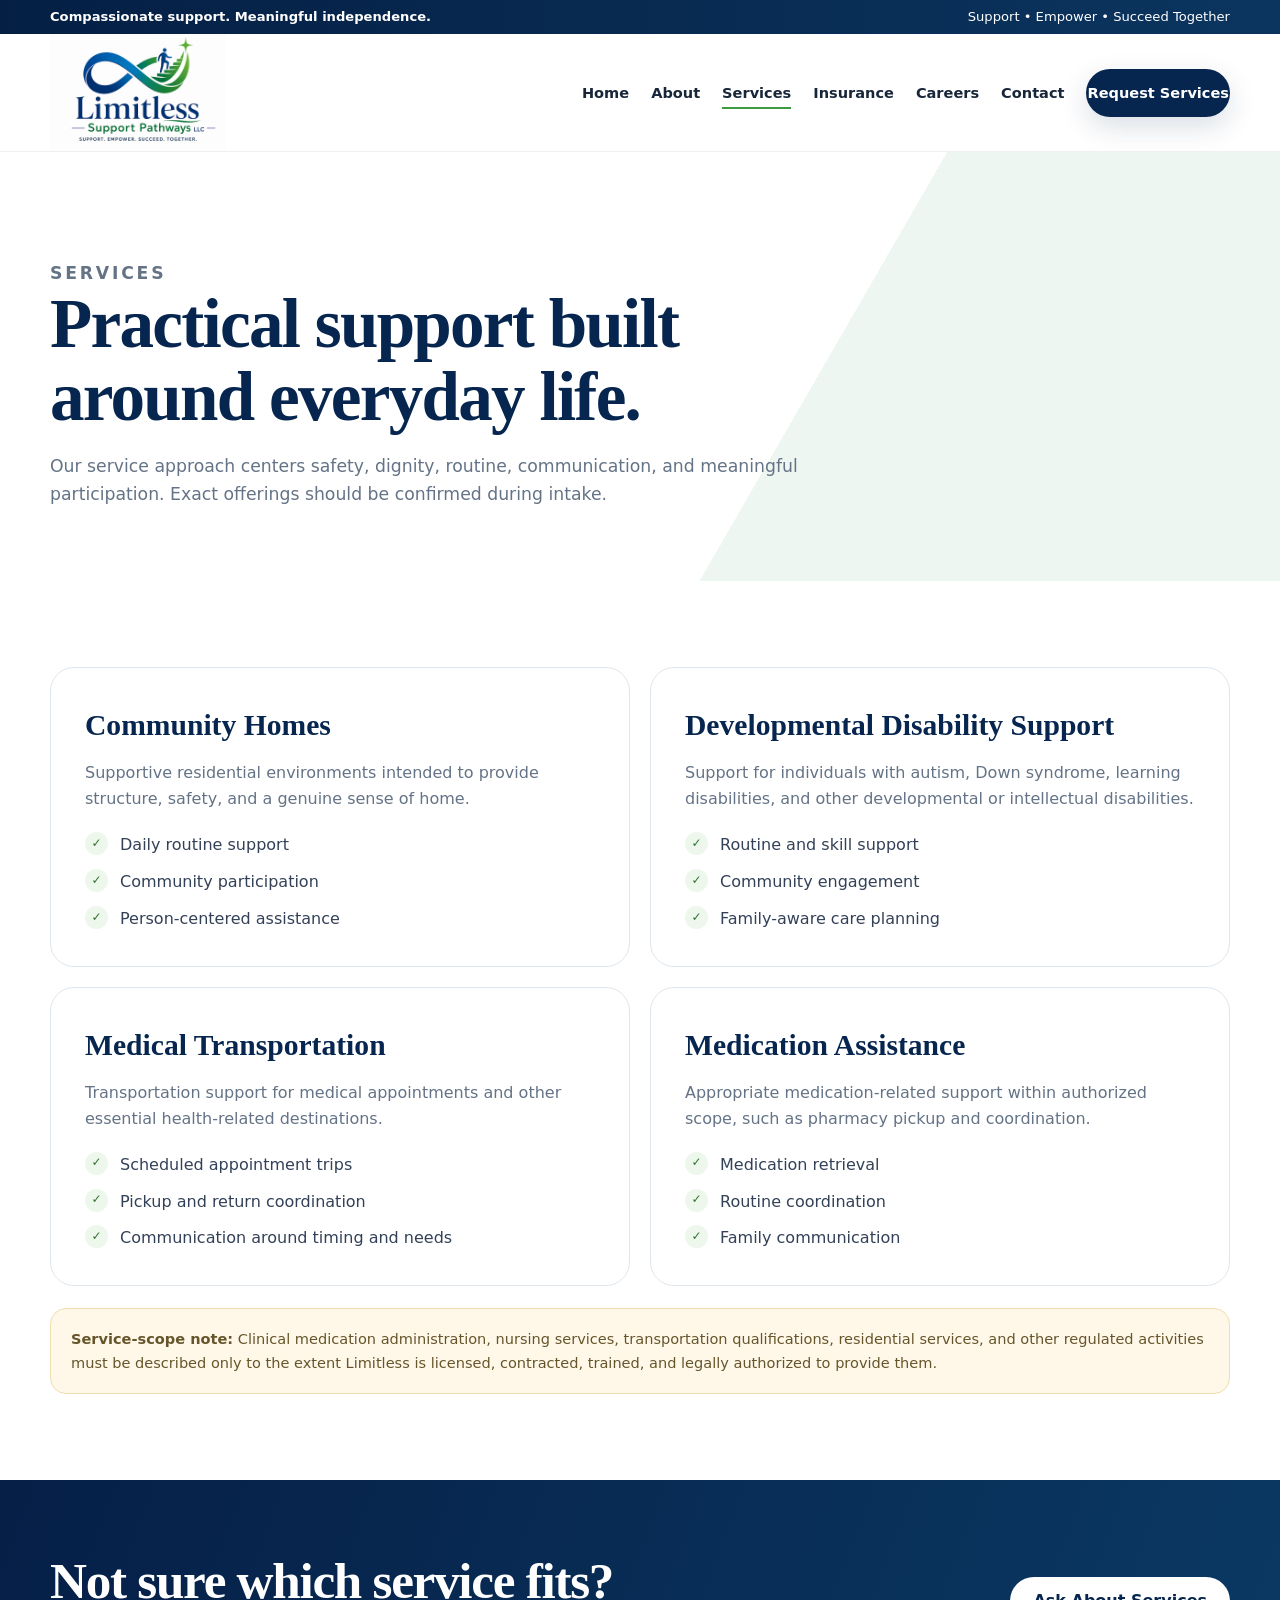
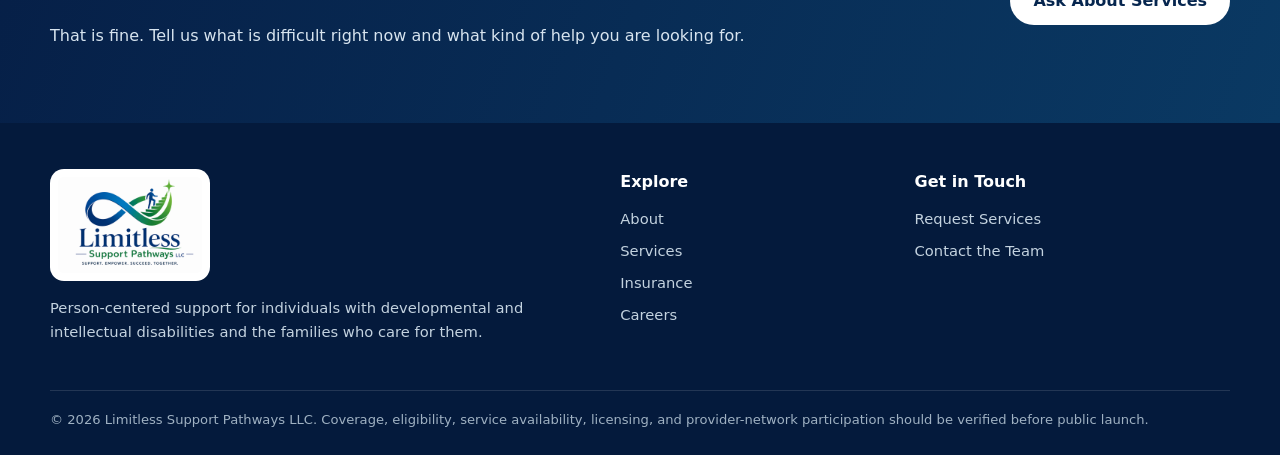
<file: services.html>
<!doctype html>
<html lang="en">
<head>
<meta charset="utf-8"><meta name="viewport" content="width=device-width,initial-scale=1">
<meta name="description" content="Explore disability support, community homes, medical transportation, and medication assistance.">
<title>Services | Limitless Support Pathways LLC</title>
<link rel="stylesheet" href="assets/site.css">
</head>
<body>
<a class="skip" href="#main">Skip to main content</a>

<div class="utility"><div class="shell"><strong>Compassionate support. Meaningful independence.</strong><span>Support • Empower • Succeed Together</span></div></div>
<header class="header">
  <div class="shell nav">
    <a class="brand" href="index.html" aria-label="Limitless Support Pathways home"><img src="assets/limitless-logo.png" alt="Limitless Support Pathways LLC"></a>
    <button class="menu" aria-expanded="false" aria-controls="navlinks" aria-label="Open menu">☰</button>
    <nav class="links" id="navlinks" aria-label="Main navigation">
      <a  href="index.html">Home</a>
<a  href="about.html">About</a>
<a class="active" href="services.html">Services</a>
<a  href="insurance.html">Insurance</a>
<a  href="careers.html">Careers</a>
<a  href="contact.html">Contact</a>
      <a class="cta" href="contact.html">Request Services</a>
    </nav>
  </div>
</header>

<main id="main">
<section class="page-hero"><div class="shell"><p class="eyebrow">SERVICES</p><h1>Practical support built around everyday life.</h1><p>Our service approach centers safety, dignity, routine, communication, and meaningful participation. Exact offerings should be confirmed during intake.</p></div></section>
<section class="section"><div class="shell"><div class="service-grid">
<article class="service"><h3>Community Homes</h3><p>Supportive residential environments intended to provide structure, safety, and a genuine sense of home.</p><ul class="list"><li><span class="check">✓</span><span>Daily routine support</span></li><li><span class="check">✓</span><span>Community participation</span></li><li><span class="check">✓</span><span>Person-centered assistance</span></li></ul></article>
<article class="service"><h3>Developmental Disability Support</h3><p>Support for individuals with autism, Down syndrome, learning disabilities, and other developmental or intellectual disabilities.</p><ul class="list"><li><span class="check">✓</span><span>Routine and skill support</span></li><li><span class="check">✓</span><span>Community engagement</span></li><li><span class="check">✓</span><span>Family-aware care planning</span></li></ul></article>
<article class="service"><h3>Medical Transportation</h3><p>Transportation support for medical appointments and other essential health-related destinations.</p><ul class="list"><li><span class="check">✓</span><span>Scheduled appointment trips</span></li><li><span class="check">✓</span><span>Pickup and return coordination</span></li><li><span class="check">✓</span><span>Communication around timing and needs</span></li></ul></article>
<article class="service"><h3>Medication Assistance</h3><p>Appropriate medication-related support within authorized scope, such as pharmacy pickup and coordination.</p><ul class="list"><li><span class="check">✓</span><span>Medication retrieval</span></li><li><span class="check">✓</span><span>Routine coordination</span></li><li><span class="check">✓</span><span>Family communication</span></li></ul></article>
</div><div class="disclaimer"><strong>Service-scope note:</strong> Clinical medication administration, nursing services, transportation qualifications, residential services, and other regulated activities must be described only to the extent Limitless is licensed, contracted, trained, and legally authorized to provide them.</div></div></section>
<section class="cta-band"><div class="shell cta-grid"><div><h2>Not sure which service fits?</h2><p>That is fine. Tell us what is difficult right now and what kind of help you are looking for.</p></div><a class="btn" href="contact.html">Ask About Services</a></div></section>
</main>

<footer class="footer">
  <div class="shell">
    <div class="footer-grid">
      <div>
        <img class="footer-brand" src="assets/limitless-logo.png" alt="Limitless Support Pathways LLC">
        <p>Person-centered support for individuals with developmental and intellectual disabilities and the families who care for them.</p>
      </div>
      <div><h4>Explore</h4><div class="footer-links">
        <a href="about.html">About</a><a href="services.html">Services</a><a href="insurance.html">Insurance</a><a href="careers.html">Careers</a>
      </div></div>
      <div><h4>Get in Touch</h4><div class="footer-links">
        <a href="contact.html">Request Services</a><a href="contact.html">Contact the Team</a>
      </div></div>
    </div>
    <div class="footer-bottom">© 2026 Limitless Support Pathways LLC. Coverage, eligibility, service availability, licensing, and provider-network participation should be verified before public launch.</div>
  </div>
</footer>

<script src="assets/site.js"></script>
</body></html>
</file>
<file: assets/site.css>
:root{
  --navy:#06264f;
  --navy2:#0d3a6a;
  --blue:#0a79b8;
  --green:#3f9b41;
  --green-dark:#2e7530;
  --green-soft:#edf7ec;
  --cream:#fbfaf6;
  --soft:#f5f8fa;
  --ink:#18263a;
  --muted:#647386;
  --line:#dfe7ed;
  --white:#fff;
  --shadow:0 20px 60px rgba(6,38,79,.10);
  --radius:24px;
  --shell:min(1180px,calc(100% - 36px));
}
*{box-sizing:border-box}
html{scroll-behavior:smooth}
body{margin:0;font-family:Inter,system-ui,-apple-system,BlinkMacSystemFont,"Segoe UI",sans-serif;color:var(--ink);background:#fff;line-height:1.62}
a{color:inherit;text-decoration:none}
img{display:block;max-width:100%}
button,input,select,textarea{font:inherit}
.shell{width:var(--shell);margin-inline:auto}
.skip{position:fixed;left:12px;top:-60px;background:var(--navy);color:#fff;padding:9px 12px;border-radius:8px;z-index:999}
.skip:focus{top:12px}
.utility{background:linear-gradient(90deg,#051f44,#0b355f);color:#fff;font-size:.82rem}
.utility .shell{min-height:34px;display:flex;align-items:center;justify-content:space-between;gap:20px}
.header{position:sticky;top:0;z-index:100;background:rgba(255,255,255,.97);border-bottom:1px solid #edf1f4;backdrop-filter:blur(12px);transition:transform .28s ease;will-change:transform}
.header.header-hidden{transform:translateY(-110%)}
.nav{min-height:76px;display:flex;align-items:center;justify-content:space-between;gap:24px}
.brand{width:176px;flex:none}
.links{display:flex;align-items:center;gap:22px;font-size:.91rem;font-weight:750}
.links a{position:relative;padding:10px 0}
.links a:not(.cta)::after{content:"";position:absolute;left:0;right:100%;bottom:5px;height:2px;background:var(--green);transition:right .2s}
.links a:hover::after,.links a.active::after{right:0}
.cta,.btn{display:inline-flex;align-items:center;justify-content:center;min-height:48px;padding:0 22px;border-radius:999px;border:1px solid transparent;font-weight:800;cursor:pointer}
.cta,.btn.primary{background:var(--navy);color:#fff;box-shadow:0 10px 28px rgba(6,38,79,.15)}
.btn.secondary{background:#fff;color:var(--navy);border-color:var(--green)}
.menu{display:none;border:0;background:#eef3f6;width:44px;height:44px;border-radius:12px;color:var(--navy);font-size:1.25rem}

.hero{position:relative;overflow:hidden;background:
radial-gradient(circle at 86% 14%,rgba(63,155,65,.17),transparent 23%),
radial-gradient(circle at 76% 78%,rgba(10,121,184,.11),transparent 28%),
linear-gradient(118deg,#fff 0 58%,#eef6f1 58% 100%)}
.hero-grid{min-height:620px;display:grid;grid-template-columns:1.08fr .92fr;gap:62px;align-items:center}
.hero-copy{padding:82px 0}
.eyebrow{margin:0 0 14px;color:var(--green-dark);font-size:.77rem;font-weight:900;letter-spacing:.16em}
h1,h2,h3{color:var(--navy)}
h1,h2{font-family:Georgia,"Times New Roman",serif;line-height:1.05;letter-spacing:-.025em;margin:0}
h1{font-size:clamp(3rem,5.4vw,5.3rem);max-width:760px}
h2{font-size:clamp(2.25rem,4vw,3.65rem)}
h3{margin:0}
.hero-lead{max-width:720px;margin:22px 0 0;color:#344259;font-size:1.13rem}
.hero-actions{display:flex;flex-wrap:wrap;gap:13px;margin-top:30px}
.hero-art{position:relative;min-height:460px;display:grid;place-items:center}
.orbit{width:390px;height:390px;border-radius:50%;background:linear-gradient(145deg,#fff,#eaf3ec);border:1px solid #dbe6df;box-shadow:var(--shadow);display:grid;place-items:center;position:relative}
.orbit:before,.orbit:after{content:"";position:absolute;border-radius:50%;border:1px solid rgba(6,38,79,.12)}
.orbit:before{width:315px;height:315px}.orbit:after{width:245px;height:245px}
.orbit img{width:245px;position:relative;z-index:2}
.float{position:absolute;background:#fff;border:1px solid var(--line);border-radius:18px;padding:15px 17px;box-shadow:0 14px 34px rgba(6,38,79,.10);max-width:220px}
.float strong{display:block;color:var(--navy);margin-bottom:3px}.float span{font-size:.87rem;color:var(--muted)}
.float.a{left:0;top:76px}.float.b{right:-4px;bottom:62px}

.section{padding:86px 0}
.section.soft{background:var(--soft)} .section.cream{background:var(--cream)}
.section-head{display:grid;grid-template-columns:1fr .82fr;gap:50px;align-items:end;margin-bottom:36px}
.section-head p{margin:0;color:var(--muted);font-size:1.01rem}
.intro-grid{display:grid;grid-template-columns:.85fr 1.15fr;gap:44px}
.note{background:var(--navy);color:#fff;border-radius:28px;padding:36px}
.note h2{color:#fff;font-size:clamp(2.2rem,3.8vw,3.45rem)}.note p{color:#d9e5ef;margin:18px 0 0}
.copy{color:#3c485a;font-size:1.03rem}.copy p{margin:0 0 20px}
.pull{margin:30px 0;padding:24px 28px;border-left:4px solid var(--green);background:#f3f9f2;border-radius:0 18px 18px 0;font-family:Georgia,"Times New Roman",serif;font-size:1.42rem;line-height:1.4;color:var(--navy)}

.cards{display:grid;grid-template-columns:repeat(4,1fr);gap:18px}
.card{padding:27px;border:1px solid var(--line);border-radius:22px;background:#fff}
.card .icon{width:44px;height:44px;border-radius:14px;display:grid;place-items:center;background:var(--green-soft);color:var(--green-dark);font-weight:900}
.card h3{margin:16px 0 8px;font-size:1.1rem}.card p{margin:0;color:var(--muted);font-size:.94rem}
.service-grid{display:grid;grid-template-columns:repeat(2,1fr);gap:20px}
.service{padding:34px;border:1px solid var(--line);border-radius:24px;background:#fff}
.service h3{font-family:Georgia,"Times New Roman",serif;font-size:1.85rem;margin-bottom:10px}
.service p{margin:0;color:var(--muted)}
.list{list-style:none;padding:0;margin:20px 0 0;display:grid;gap:11px}
.list li{display:grid;grid-template-columns:25px 1fr;gap:10px;align-items:start;color:#334158}
.check{width:23px;height:23px;border-radius:50%;display:grid;place-items:center;background:var(--green-soft);color:var(--green-dark);font-size:.75rem;font-weight:900}

.insurers{display:grid;grid-template-columns:repeat(5,1fr);gap:14px;margin-top:30px}
.insurer{min-height:92px;border:1px solid var(--line);border-radius:18px;background:#fff;display:grid;place-items:center;text-align:center;padding:14px;font-weight:850;color:var(--navy);box-shadow:0 8px 24px rgba(6,38,79,.06)}
.disclaimer{margin-top:22px;padding:18px 20px;border-radius:16px;background:#fff8e9;border:1px solid #f0ddb0;color:#66552b;font-size:.91rem}

.steps{display:grid;grid-template-columns:repeat(3,1fr);gap:18px}
.step{padding:30px;border-radius:22px;background:#fff;border:1px solid var(--line)}
.step small{display:block;color:var(--green-dark);font-weight:900;letter-spacing:.12em;margin-bottom:10px}
.step h3{font-size:1.18rem;margin-bottom:8px}.step p{margin:0;color:var(--muted)}

.faq{display:grid;gap:13px}
details{border:1px solid var(--line);border-radius:16px;background:#fff;padding:18px 20px}
summary{cursor:pointer;font-weight:800;color:var(--navy)}details p{color:var(--muted);margin:12px 0 0}

.form-wrap{display:grid;grid-template-columns:.8fr 1.2fr;gap:28px}
.form-info{padding:32px;background:linear-gradient(145deg,#eff8ee,#fff);border:1px solid var(--line);border-radius:24px}
.form-info h3{font-family:Georgia,"Times New Roman",serif;font-size:2rem;margin-bottom:12px}
.form-info p{color:var(--muted)}
.form{padding:32px;border:1px solid var(--line);border-radius:24px;background:#fff}
.fields{display:grid;grid-template-columns:1fr 1fr;gap:16px}
.field{display:grid;gap:7px}.field.full{grid-column:1/-1}
label{font-weight:750;color:var(--navy);font-size:.92rem}
input,select,textarea{width:100%;border:1px solid #ccd7df;border-radius:12px;padding:12px 13px;background:#fff;color:var(--ink)}
textarea{min-height:130px;resize:vertical}
.help{font-size:.83rem;color:var(--muted)}
.form-status{margin-top:14px;color:var(--green-dark);font-weight:750}

.cta-band{padding:74px 0;background:linear-gradient(110deg,#061f47,#0a3963);color:#fff}
.cta-grid{display:grid;grid-template-columns:1fr auto;gap:38px;align-items:center}
.cta-band h2{color:#fff}.cta-band p{max-width:760px;color:#d7e4ef;margin:16px 0 0}.cta-band .btn{background:#fff;color:var(--navy)}

.footer{background:#041a3c;color:#dbe6ef;padding:46px 0 24px}
.footer-grid{display:grid;grid-template-columns:1.35fr .65fr .8fr;gap:38px}
.footer-brand{width:160px;background:#fff;border-radius:14px;padding:8px}
.footer h4{color:#fff;margin:0 0 12px}.footer p,.footer a{color:#c3d2df;font-size:.92rem}
.footer-links{display:grid;gap:8px}.footer-bottom{border-top:1px solid rgba(255,255,255,.12);margin-top:32px;padding-top:18px;color:#9fb1c2;font-size:.82rem}

.page-hero{padding:88px 0 72px;background:linear-gradient(120deg,#fff 0 62%,#eef6f1 62% 100%)}
.page-hero p{max-width:760px;color:var(--muted);font-size:1.08rem;margin:20px 0 0}

@media(max-width:980px){
  .utility{display:none}.nav{min-height:70px}.brand{width:160px}.menu{display:block}
  .links{display:none;position:absolute;top:71px;left:18px;right:18px;flex-direction:column;align-items:stretch;background:#fff;border:1px solid var(--line);border-radius:18px;padding:16px;box-shadow:var(--shadow)}
  .links.open{display:flex}.links a{padding:10px}
  .hero-grid,.intro-grid,.section-head,.form-wrap,.cta-grid{grid-template-columns:1fr}
  .cards{grid-template-columns:repeat(2,1fr)}.insurers{grid-template-columns:repeat(2,1fr)}
  .steps{grid-template-columns:1fr}.hero-grid{gap:8px}.hero-copy{padding:60px 0 26px}.hero-art{min-height:410px}
}
@media(max-width:650px){
  :root{--shell:min(100% - 28px,1180px)}
  .brand{width:145px}.section{padding:64px 0}.page-hero{padding:66px 0 56px}
  .cards,.service-grid,.insurers,.footer-grid,.fields{grid-template-columns:1fr}
  .hero-art{min-height:340px}.orbit{width:294px;height:294px}.orbit:before{width:245px;height:245px}.orbit:after{width:200px;height:200px}.orbit img{width:185px}
  .float{max-width:165px;padding:11px 13px}.float.a{left:-5px;top:44px}.float.b{right:-5px;bottom:28px}
}
</file>
